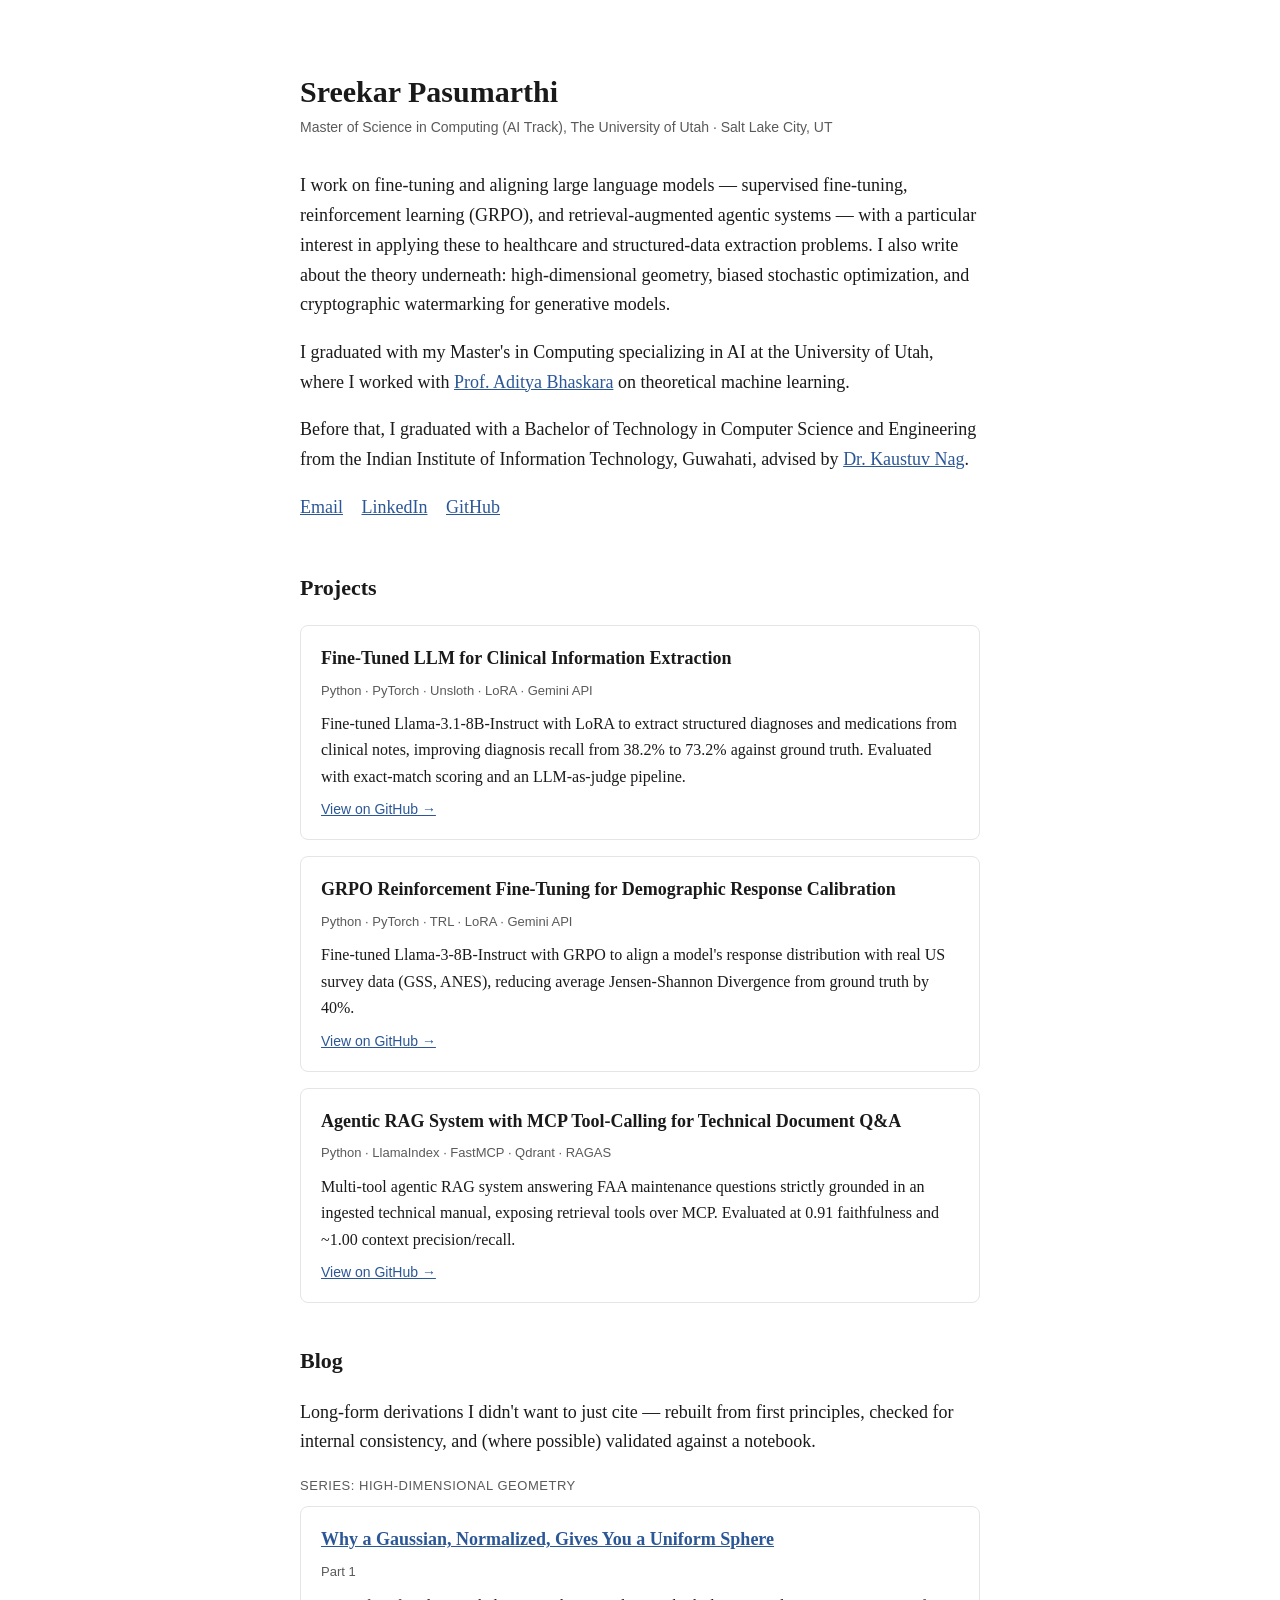
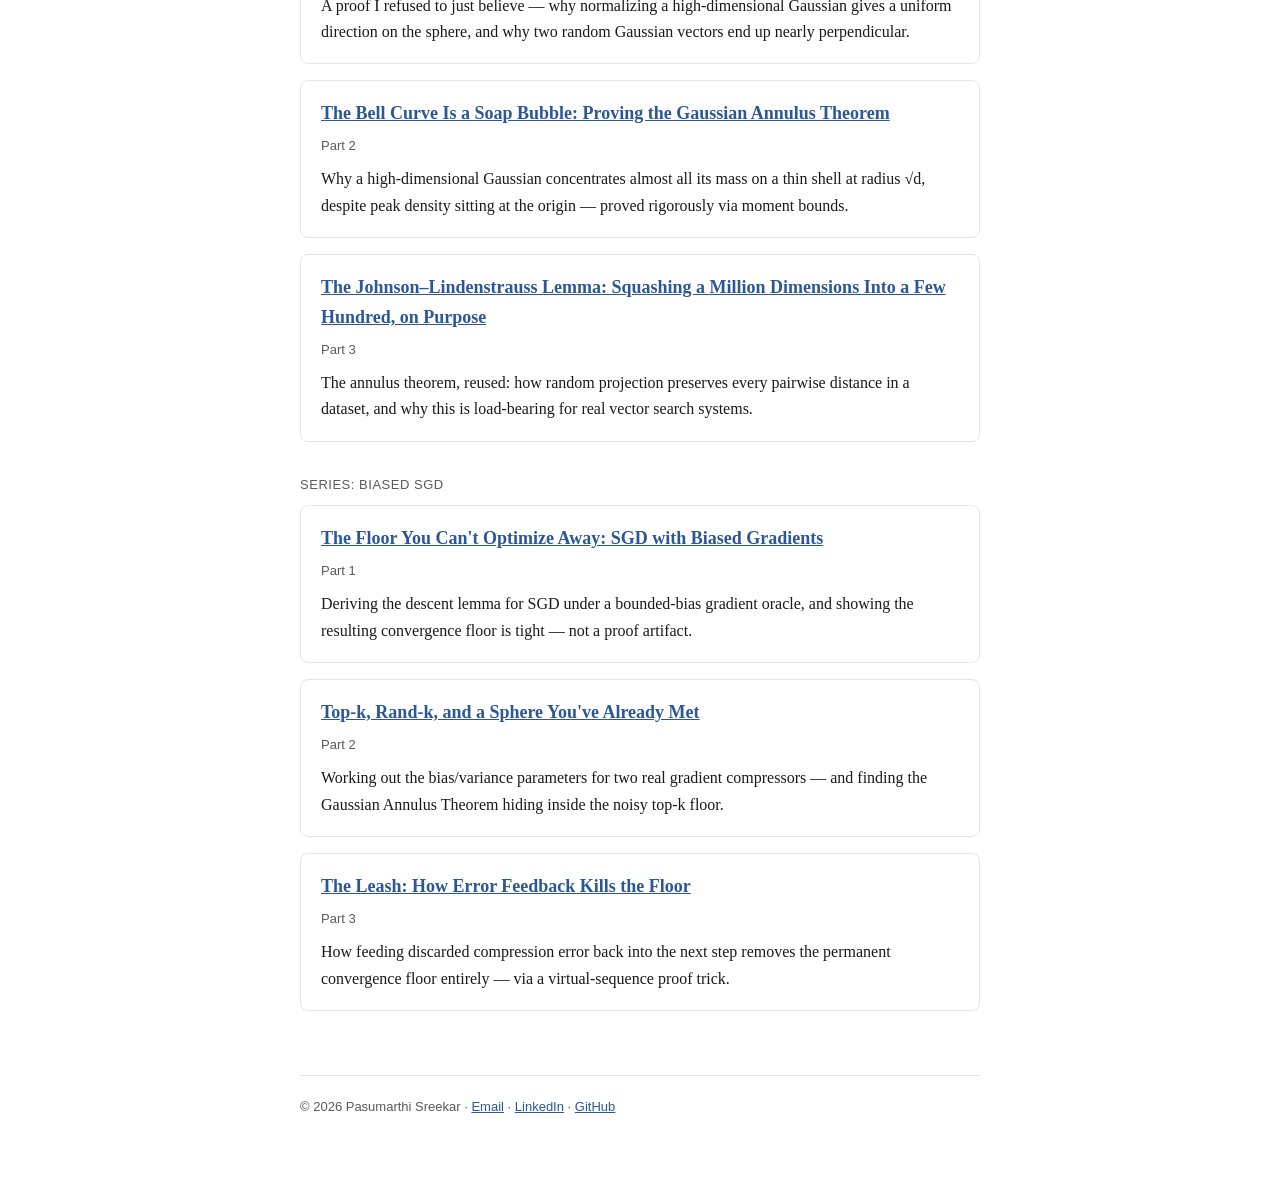
<file: index.html>
<!DOCTYPE html>
<html lang="en">
<head>
<meta charset="UTF-8">
<meta name="viewport" content="width=device-width, initial-scale=1">
<title>Sreekar Pasumarthi</title>
<link rel="stylesheet" href="style.css">
</head>
<body>

<section class="intro">
  <h1>Sreekar Pasumarthi</h1>
  <p class="meta">Master of Science in Computing (AI Track), The University of Utah &middot; Salt Lake City, UT</p>

  <p>I work on fine-tuning and aligning large language models — supervised fine-tuning, reinforcement learning (GRPO), and retrieval-augmented agentic systems — with a particular interest in applying these to healthcare and structured-data extraction problems. I also write about the theory underneath: high-dimensional geometry, biased stochastic optimization, and cryptographic watermarking for generative models.</p>
  <p>I graduated with my Master's in Computing specializing in AI at the University of Utah, where I worked with <a href="https://www.cs.utah.edu/bhaskara-aditya/">Prof. Aditya Bhaskara</a> on theoretical machine learning.</p>
  <p>Before that, I graduated with a Bachelor of Technology in Computer Science and Engineering from the Indian Institute of Information Technology, Guwahati, advised by <a href="https://www.iiitg.ac.in/computer-science-and-engineering/dr-kaustuv-nag">Dr. Kaustuv Nag</a>.</p>

  <p class="links">
    <a href="mailto:sreekar.pasumarthi@gmail.com">Email</a>
    <a href="https://linkedin.com/in/pasumarthisreekar/">LinkedIn</a>
    <a href="https://github.com/pasumarthisreekar/">GitHub</a>
  </p>
</section>

<section id="projects">
  <h2>Projects</h2>

  <div class="project-card">
    <h3>Fine-Tuned LLM for Clinical Information Extraction</h3>
    <div class="tags">Python &middot; PyTorch &middot; Unsloth &middot; LoRA &middot; Gemini API</div>
    <p>Fine-tuned Llama-3.1-8B-Instruct with LoRA to extract structured diagnoses and medications from clinical notes, improving diagnosis recall from 38.2% to 73.2% against ground truth. Evaluated with exact-match scoring and an LLM-as-judge pipeline.</p>
    <p class="repo-link"><a href="https://github.com/pasumarthisreekar/sft-clinical-llm-extraction">View on GitHub &rarr;</a></p>
  </div>

  <div class="project-card">
    <h3>GRPO Reinforcement Fine-Tuning for Demographic Response Calibration</h3>
    <div class="tags">Python &middot; PyTorch &middot; TRL &middot; LoRA &middot; Gemini API</div>
    <p>Fine-tuned Llama-3-8B-Instruct with GRPO to align a model's response distribution with real US survey data (GSS, ANES), reducing average Jensen-Shannon Divergence from ground truth by 40%.</p>
    <p class="repo-link"><a href="https://github.com/pasumarthisreekar/grpo-demographic-calibration">View on GitHub &rarr;</a></p>
  </div>

  <div class="project-card">
    <h3>Agentic RAG System with MCP Tool-Calling for Technical Document Q&amp;A</h3>
    <div class="tags">Python &middot; LlamaIndex &middot; FastMCP &middot; Qdrant &middot; RAGAS</div>
    <p>Multi-tool agentic RAG system answering FAA maintenance questions strictly grounded in an ingested technical manual, exposing retrieval tools over MCP. Evaluated at 0.91 faithfulness and ~1.00 context precision/recall.</p>
    <p class="repo-link"><a href="https://github.com/pasumarthisreekar/agentic-rag-faa-manual">View on GitHub &rarr;</a></p>
  </div>
</section>

<section id="blog">
  <h2>Blog</h2>
  <p>Long-form derivations I didn't want to just cite — rebuilt from first principles, checked for internal consistency, and (where possible) validated against a notebook.</p>

  <div class="series-group">
    <div class="series-title">Series: High-Dimensional Geometry</div>
    <div class="post-card">
      <h3><a href="blog/uniform-sphere-sampling.html">Why a Gaussian, Normalized, Gives You a Uniform Sphere</a></h3>
      <div class="series">Part 1</div>
      <p>A proof I refused to just believe — why normalizing a high-dimensional Gaussian gives a uniform direction on the sphere, and why two random Gaussian vectors end up nearly perpendicular.</p>
    </div>
    <div class="post-card">
      <h3><a href="blog/gaussian-annulus-theorem.html">The Bell Curve Is a Soap Bubble: Proving the Gaussian Annulus Theorem</a></h3>
      <div class="series">Part 2</div>
      <p>Why a high-dimensional Gaussian concentrates almost all its mass on a thin shell at radius &radic;d, despite peak density sitting at the origin — proved rigorously via moment bounds.</p>
    </div>
    <div class="post-card">
      <h3><a href="blog/jl-lemma-nearest-neighbor.html">The Johnson–Lindenstrauss Lemma: Squashing a Million Dimensions Into a Few Hundred, on Purpose</a></h3>
      <div class="series">Part 3</div>
      <p>The annulus theorem, reused: how random projection preserves every pairwise distance in a dataset, and why this is load-bearing for real vector search systems.</p>
    </div>
  </div>

  <div class="series-group">
    <div class="series-title">Series: Biased SGD</div>
    <div class="post-card">
      <h3><a href="blog/biased-sgd-theory.html">The Floor You Can't Optimize Away: SGD with Biased Gradients</a></h3>
      <div class="series">Part 1</div>
      <p>Deriving the descent lemma for SGD under a bounded-bias gradient oracle, and showing the resulting convergence floor is tight — not a proof artifact.</p>
    </div>
    <div class="post-card">
      <h3><a href="blog/biased-sgd-topk-randk.html">Top-k, Rand-k, and a Sphere You've Already Met</a></h3>
      <div class="series">Part 2</div>
      <p>Working out the bias/variance parameters for two real gradient compressors — and finding the Gaussian Annulus Theorem hiding inside the noisy top-k floor.</p>
    </div>
    <div class="post-card">
      <h3><a href="blog/biased-sgd-error-feedback.html">The Leash: How Error Feedback Kills the Floor</a></h3>
      <div class="series">Part 3</div>
      <p>How feeding discarded compression error back into the next step removes the permanent convergence floor entirely — via a virtual-sequence proof trick.</p>
    </div>
  </div>
</section>

<footer>
  &copy; 2026 Pasumarthi Sreekar &middot; <a href="mailto:sreekar.pasumarthi@gmail.com">Email</a> &middot; <a href="https://linkedin.com/in/pasumarthisreekar/">LinkedIn</a> &middot; <a href="https://github.com/pasumarthisreekar/">GitHub</a>
</footer>

</body>
</html>
</file>
<file: style.css>
:root {
  --text: #1a1a1a;
  --muted: #5a5a5a;
  --bg: #ffffff;
  --accent: #2b5797;
  --border: #e5e5e5;
  --code-bg: #f5f5f5;
  --max-width: 720px;
}

* { box-sizing: border-box; }

body {
  font-family: "Georgia", "Charter", serif;
  color: var(--text);
  background: var(--bg);
  max-width: var(--max-width);
  margin: 0 auto;
  padding: 48px 20px 80px;
  line-height: 1.65;
  font-size: 18px;
}

nav.site-nav {
  font-family: -apple-system, BlinkMacSystemFont, "Segoe UI", sans-serif;
  font-size: 15px;
  margin-bottom: 40px;
  padding-bottom: 16px;
  border-bottom: 1px solid var(--border);
}
nav.site-nav a {
  color: var(--muted);
  text-decoration: none;
  margin-right: 20px;
}
nav.site-nav a:hover { color: var(--accent); }
nav.site-nav a.home { color: var(--text); font-weight: 600; }

h1 {
  font-size: 30px;
  line-height: 1.25;
  margin-bottom: 6px;
}
h2 { font-size: 22px; margin-top: 40px; }
h3 { font-size: 19px; margin-top: 32px; }

p.meta {
  font-family: -apple-system, BlinkMacSystemFont, "Segoe UI", sans-serif;
  color: var(--muted);
  font-size: 14px;
  margin-top: 0;
  margin-bottom: 32px;
}

a { color: var(--accent); }

em { color: var(--muted); }

hr {
  border: none;
  border-top: 1px solid var(--border);
  margin: 36px 0;
}

table {
  border-collapse: collapse;
  width: 100%;
  font-size: 15px;
  margin: 24px 0;
  font-family: -apple-system, BlinkMacSystemFont, "Segoe UI", sans-serif;
}
th, td {
  border: 1px solid var(--border);
  padding: 8px 12px;
  text-align: left;
}
th { background: var(--code-bg); }

code {
  background: var(--code-bg);
  padding: 1px 5px;
  border-radius: 3px;
  font-size: 0.9em;
}

blockquote {
  border-left: 3px solid var(--border);
  margin-left: 0;
  padding-left: 18px;
  color: var(--muted);
}

/* Homepage-specific */
.intro { margin-bottom: 48px; }
.intro .links a { margin-right: 14px; }

.project-card, .post-card {
  border: 1px solid var(--border);
  border-radius: 8px;
  padding: 18px 20px;
  margin-bottom: 16px;
}
.project-card h3, .post-card h3 {
  margin-top: 0;
  margin-bottom: 6px;
  font-size: 18px;
}
.project-card .tags, .post-card .series {
  font-family: -apple-system, BlinkMacSystemFont, "Segoe UI", sans-serif;
  font-size: 13px;
  color: var(--muted);
  margin-bottom: 10px;
}
.project-card p, .post-card p { margin: 8px 0 0; font-size: 16px; }
.project-card .repo-link { font-family: -apple-system, BlinkMacSystemFont, "Segoe UI", sans-serif; font-size: 14px; }

.series-group { margin-bottom: 32px; }
.series-title {
  font-family: -apple-system, BlinkMacSystemFont, "Segoe UI", sans-serif;
  font-size: 13px;
  text-transform: uppercase;
  letter-spacing: 0.04em;
  color: var(--muted);
  margin-bottom: 10px;
}

footer {
  margin-top: 64px;
  padding-top: 20px;
  border-top: 1px solid var(--border);
  font-family: -apple-system, BlinkMacSystemFont, "Segoe UI", sans-serif;
  font-size: 13px;
  color: var(--muted);
}
</file>
